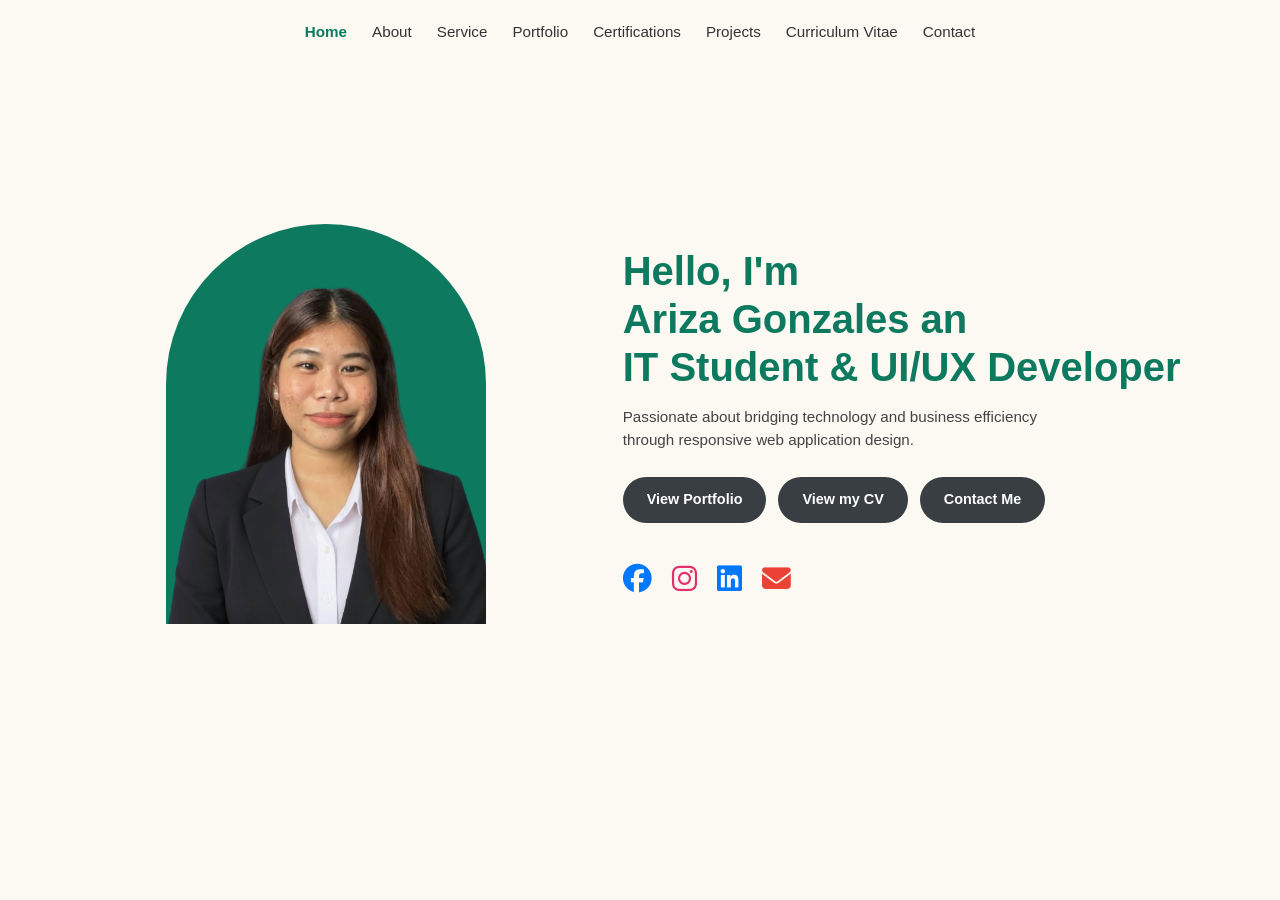
<file: index.html>
<!DOCTYPE html>
<html lang="en">
<head>
  <meta charset="UTF-8">
  <meta name="viewport" content="width=device-width, initial-scale=1.0">
  <title>Ariza Gonzales | IT Professional Portfolio</title>
  <link rel="stylesheet" href="home.css">
  <!-- FontAwesome for Social Icons -->
  <link rel="stylesheet" href="https://cdnjs.cloudflare.com/ajax/libs/font-awesome/6.4.0/css/all.min.css">
</head>
<body>

  <!-- Navigation Bar -->
  <header class="navbar">
    <!-- Mobile Hamburger Menu Button -->
    <button class="menu-toggle" id="menuToggle" aria-label="Toggle navigation">
      ☰
    </button>

    <nav>
      <ul class="nav-links" id="navLinks">
        <li><a href="index.html" class="active">Home</a></li>
        <li><a href="about-me.html">About</a></li>
        <li><a href="service.html">Service</a></li>
        <li><a href="portfolio.html">Portfolio</a></li>
        <li><a href="certifications.html">Certifications</a></li>
        <li><a href="web-dev.html">Projects</a></li>
        <li><a href="cv.html">Curriculum Vitae</a></li>
        <li><a href="contact.html">Contact</a></li>
      </ul>
    </nav>
  </header>

  <!-- Landing Section -->
  <main id="home" class="hero-section">
    <div class="hero-container">
      
      <!-- Left Side: Arch Image Frame -->
      <div class="hero-image-box">
        <div class="arch-frame">
          <img src="ariza_pic.png" alt="Ariza Gonzales Profile Photo">
        </div>
      </div>

      <!-- Right Side: Content & Action Buttons -->
      <div class="hero-content">
        <h1>Hello, I'm <br><span class="highlight-name">Ariza Gonzales an</span> <br><span class="highlight-title">IT Student & UI/UX Developer</span></h1>
        <p class="tagline">Passionate about bridging technology and business efficiency through responsive web application design.</p>

        <!-- Call To Action Buttons -->
        <div class="cta-buttons">
          <a href="portfolio.html" class="btn dark-pill-btn">View Portfolio</a>
          <a href="cv.html" class="btn dark-pill-btn">View my CV</a>
          <a href="contact.html" class="btn dark-pill-btn">Contact Me</a>
        </div>

        <!-- Social Icons -->
        <div class="social-icons">
          <a href="https://www.facebook.com/arzgonzales/" target="_blank" rel="noopener noreferrer" aria-label="Facebook"><i class="fa-brands fa-facebook"></i></a>
          <a href="https://www.instagram.com/arzgonzales?cplk=MWFscWVmYzcwM3dubQ==" target="_blank" rel="noopener noreferrer" aria-label="Instagram"><i class="fa-brands fa-instagram"></i></a>
          <a href="https://www.linkedin.com/in/ariza-gonzales-b6b8b9440?utm_source=share_via&utm_content=profile&utm_medium=member_android" target="_blank" rel="noopener noreferrer" aria-label="LinkedIn"><i class="fa-brands fa-linkedin"></i></a>
          <a href="https://mail.google.com/mail/?view=cm&fs=1&to=arizajimenez030305@gmail.com" target="_blank" rel="noopener noreferrer" aria-label="Email"><i class="fa-solid fa-envelope"></i></a>
        </div>
      </div>

    </div>
  </main>

  <script src="home.js"></script>
</body>
</html>
</file>
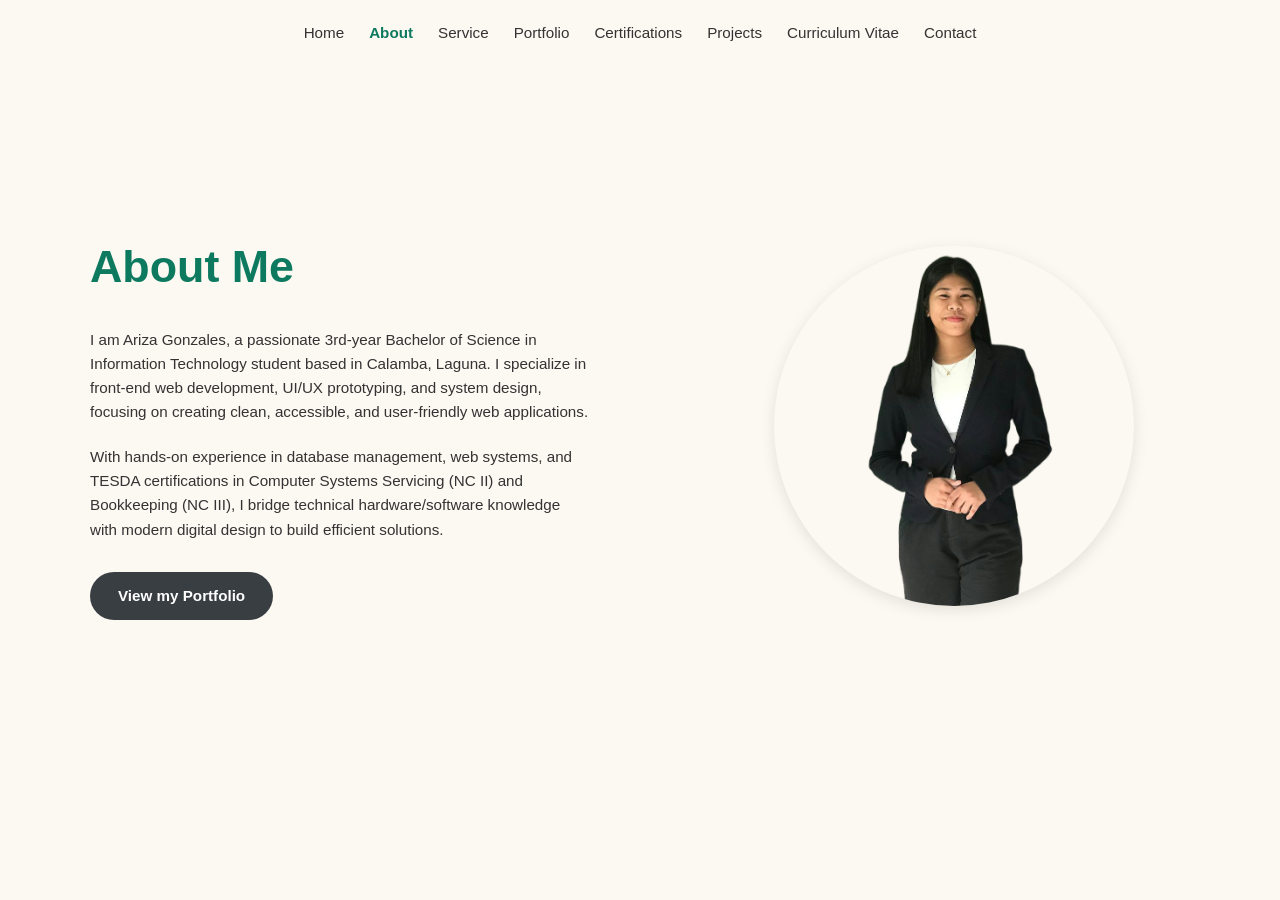
<file: about-me.html>
<!DOCTYPE html>
<html lang="en">
<head>
  <meta charset="UTF-8">
  <meta name="viewport" content="width=device-width, initial-scale=1.0">
  <title>About Me | Ariza Gonzales</title>
  <link rel="stylesheet" href="about-me.css">
</head>
<body>

  <!-- Navigation Bar -->
  <header class="navbar">
    <button class="menu-toggle" id="menuToggle" aria-label="Toggle navigation">
      ☰
    </button>

    <nav>
      <ul class="nav-links" id="navLinks">
        <li><a href="index.html">Home</a></li>
        <li><a href="about-me.html" class="active">About</a></li>
        <li><a href="service.html">Service</a></li>
        <li><a href="portfolio.html">Portfolio</a></li>
        <li><a href="certifications.html">Certifications</a></li>
        <li><a href="web-dev.html">Projects</a></li>
        <li><a href="cv.html">Curriculum Vitae</a></li>
        <li><a href="contact.html">Contact</a></li>
      </ul>
    </nav>
  </header>

  <!-- About Me Section -->
  <main class="about-section">
    <div class="about-container">
      
      <!-- Left Side: Text Details -->
      <div class="about-content">
        <h1 class="about-title">About Me</h1>
        
        <p class="bio-text">
          I am Ariza Gonzales, a passionate 3rd-year Bachelor of Science in Information Technology student based in Calamba, Laguna. I specialize in front-end web development, UI/UX prototyping, and system design, focusing on creating clean, accessible, and user-friendly web applications.
        </p>

        <p class="bio-text">
          With hands-on experience in database management, web systems, and TESDA certifications in Computer Systems Servicing (NC II) and Bookkeeping (NC III), I bridge technical hardware/software knowledge with modern digital design to build efficient solutions.
        </p>

        <!-- Download CV Button -->
        <div class="cta-box">
          <a href="portfolio.html" class="btn dark-pill-btn">View my Portfolio</a>
        </div>
      </div>

      <!-- Right Side: Circular Profile Image -->
      <div class="about-image-box">
        <div class="circle-frame">
          <img src="ariza_full.png" alt="Ariza Gonzales Photo">
        </div>
      </div>

    </div>
  </main>

  <script src="about-me.js"></script>
</body>
</html>
</file>
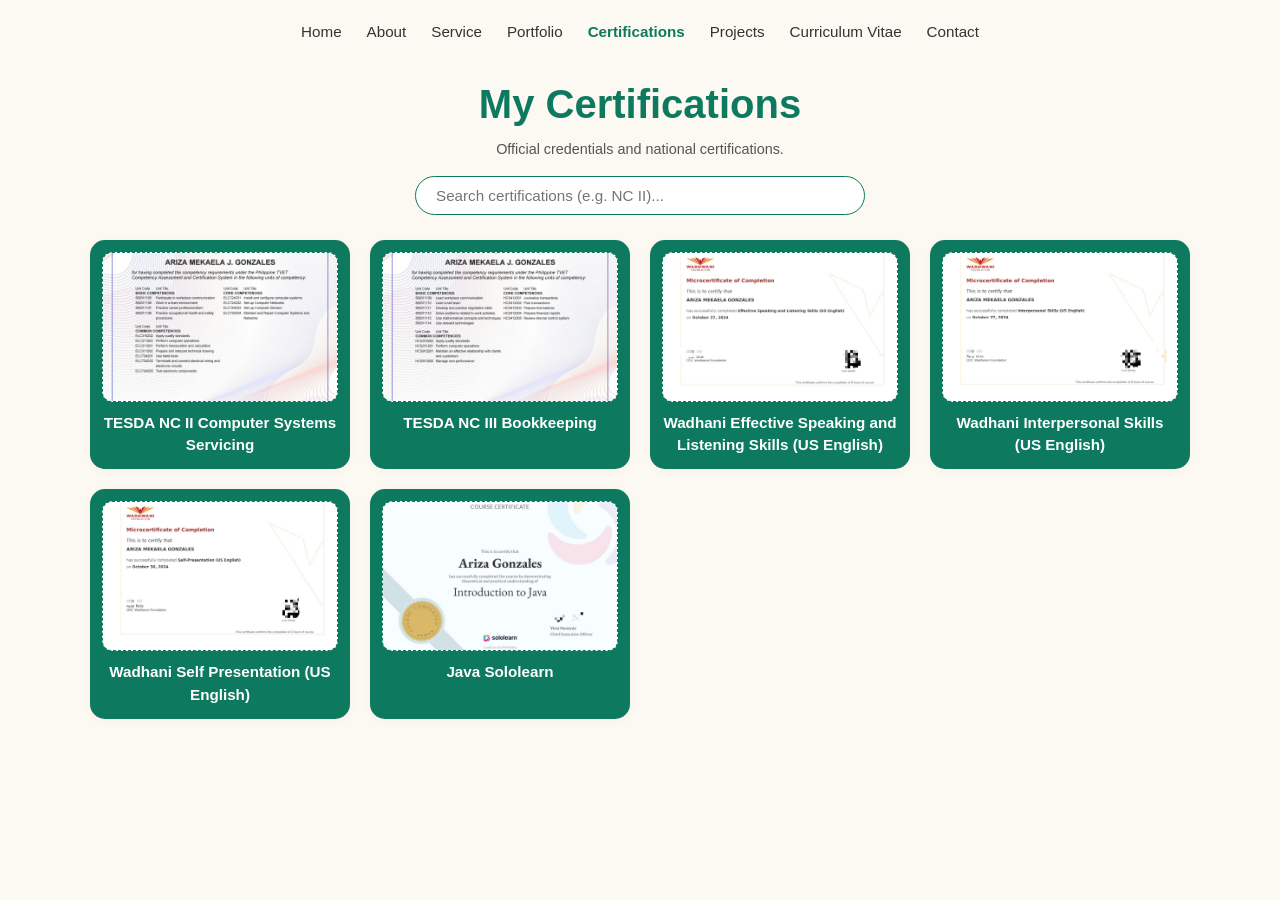
<file: certifications.html>
<!DOCTYPE html>
<html lang="en">
<head>
  <meta charset="UTF-8">
  <meta name="viewport" content="width=device-width, initial-scale=1.0">
  <title>Certifications | Ariza Gonzales</title>
  <link rel="stylesheet" href="certifications.css">
  <!-- FontAwesome for Icons -->
  <link rel="stylesheet" href="https://cdnjs.cloudflare.com/ajax/libs/font-awesome/6.4.0/css/all.min.css">
</head>
<body>

  <!-- Navigation Bar -->
  <header class="navbar">
    <button class="menu-toggle" id="menuToggle" aria-label="Toggle navigation">
      ☰
    </button>

    <nav>
      <ul class="nav-links" id="navLinks">
        <li><a href="index.html">Home</a></li>
        <li><a href="about-me.html">About</a></li>
        <li><a href="service.html">Service</a></li>
        <li><a href="portfolio.html">Portfolio</a></li>
        <li><a href="certifications.html" class="active">Certifications</a></li>
        <li><a href="web-dev.html">Projects</a></li>
        <li><a href="cv.html">Curriculum Vitae</a></li>
        <li><a href="contact.html">Contact</a></li>
      </ul>
    </nav>
  </header>

  <!-- Certifications Section -->
  <main class="certs-section">
    <div class="certs-container">
      
      <!-- Header Area with Search Bar (Elevated Position) -->
      <div class="certs-header">
        <h1>My Certifications</h1>
        <p class="subtitle">Official credentials and national certifications.</p>
        
        <!-- Live Search Bar -->
        <div class="search-box">
          <input type="text" id="certSearchInput" placeholder="Search certifications (e.g. NC II)..." aria-label="Search certifications">
        </div>
      </div>

      <!-- 8 Display Boxes Grid -->
      <div class="certs-grid" id="certsGrid">
        <!-- 8 Boxes dynamically rendered via JS -->
      </div>

    </div>
  </main>

  <script src="certifications.js"></script>
</body>
</html>
</file>
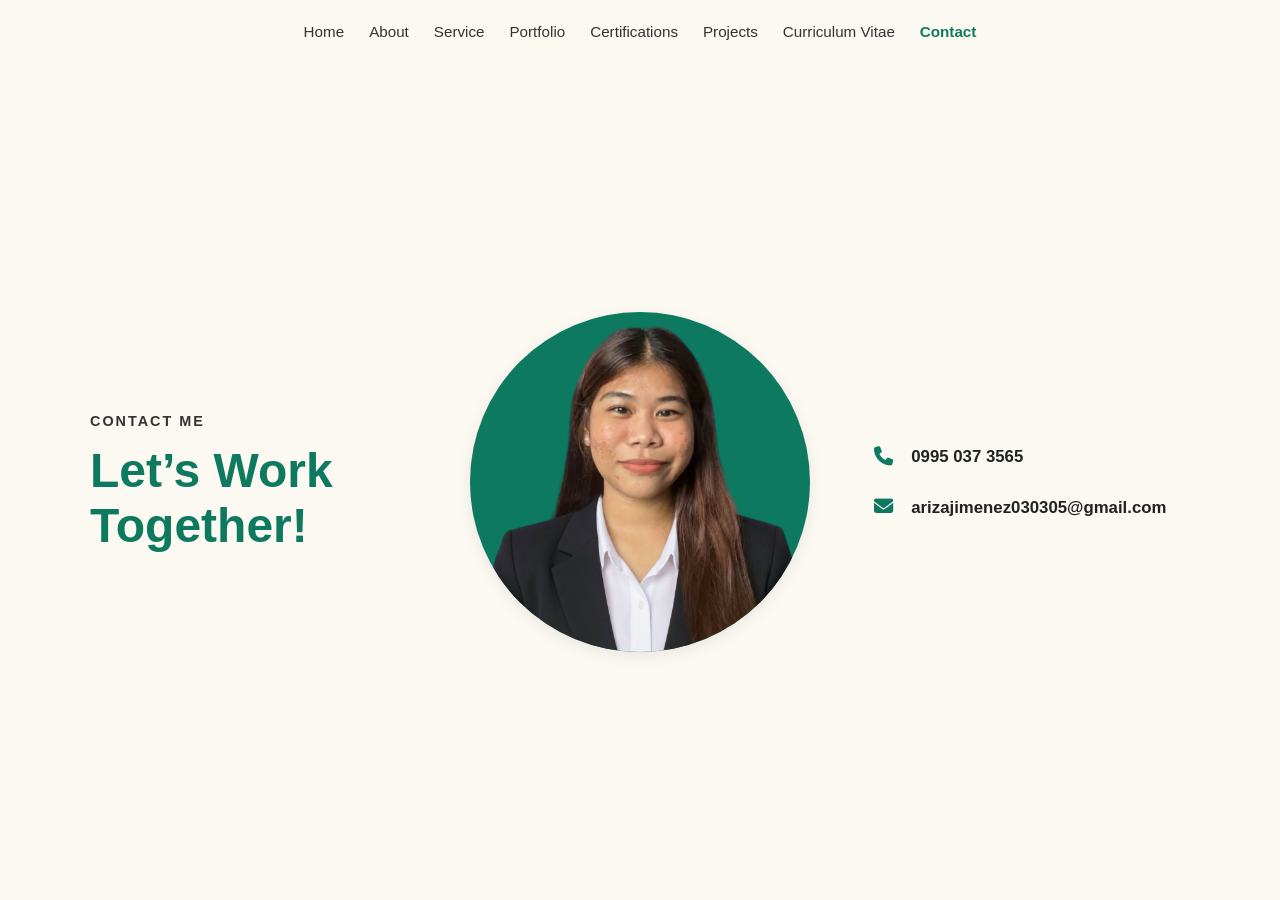
<file: contact.html>
<!DOCTYPE html>
<html lang="en">
<head>
  <meta charset="UTF-8">
  <meta name="viewport" content="width=device-width, initial-scale=1.0">
  <title>Contact | Ariza Gonzales</title>
  <link rel="stylesheet" href="contact.css">
  <!-- FontAwesome for Icons -->
  <link rel="stylesheet" href="https://cdnjs.cloudflare.com/ajax/libs/font-awesome/6.4.0/css/all.min.css">
</head>
<body>

  <!-- Navigation Bar -->
  <header class="navbar">
    <button class="menu-toggle" id="menuToggle" aria-label="Toggle navigation">
      ☰
    </button>

    <nav>
      <ul class="nav-links" id="navLinks">
        <li><a href="index.html">Home</a></li>
        <li><a href="about-me.html">About</a></li>
        <li><a href="service.html">Service</a></li>
        <li><a href="portfolio.html">Portfolio</a></li>
        <li><a href="certifications.html">Certifications</a></li>
        <li><a href="web-dev.html">Projects</a></li>
        <li><a href="cv.html">Curriculum Vitae</a></li>
        <li><a href="contact.html" class="active">Contact</a></li>
      </ul>
    </nav>
  </header>

  <!-- Contact Section Layout -->
  <main class="contact-section">
    <div class="contact-container">
      
      <!-- Left: Heading & Call to Action -->
      <div class="contact-left">
        <span class="contact-tag">CONTACT ME</span>
        <h1>Let’s Work<br>Together!</h1>
      </div>

      <!-- Center: Circular Profile Image with Green Background -->
      <div class="contact-center">
        <div class="profile-circle">
          <img src="ariza_pic.png" alt="Ariza Gonzales">
        </div>
      </div>

      <!-- Right: Contact Details & Icons -->
      <div class="contact-right">
        <div class="contact-item">
          <i class="fa-solid fa-phone contact-icon"></i>
          <span>0995 037 3565<span>
        </div>
        <div class="contact-item">
          <i class="fa-solid fa-envelope contact-icon"></i>
          <span>arizajimenez030305@gmail.com</span>
        </div>
      </div>

    </div>
  </main>

  <script src="contact.js"></script>
</body>
</html>
</file>
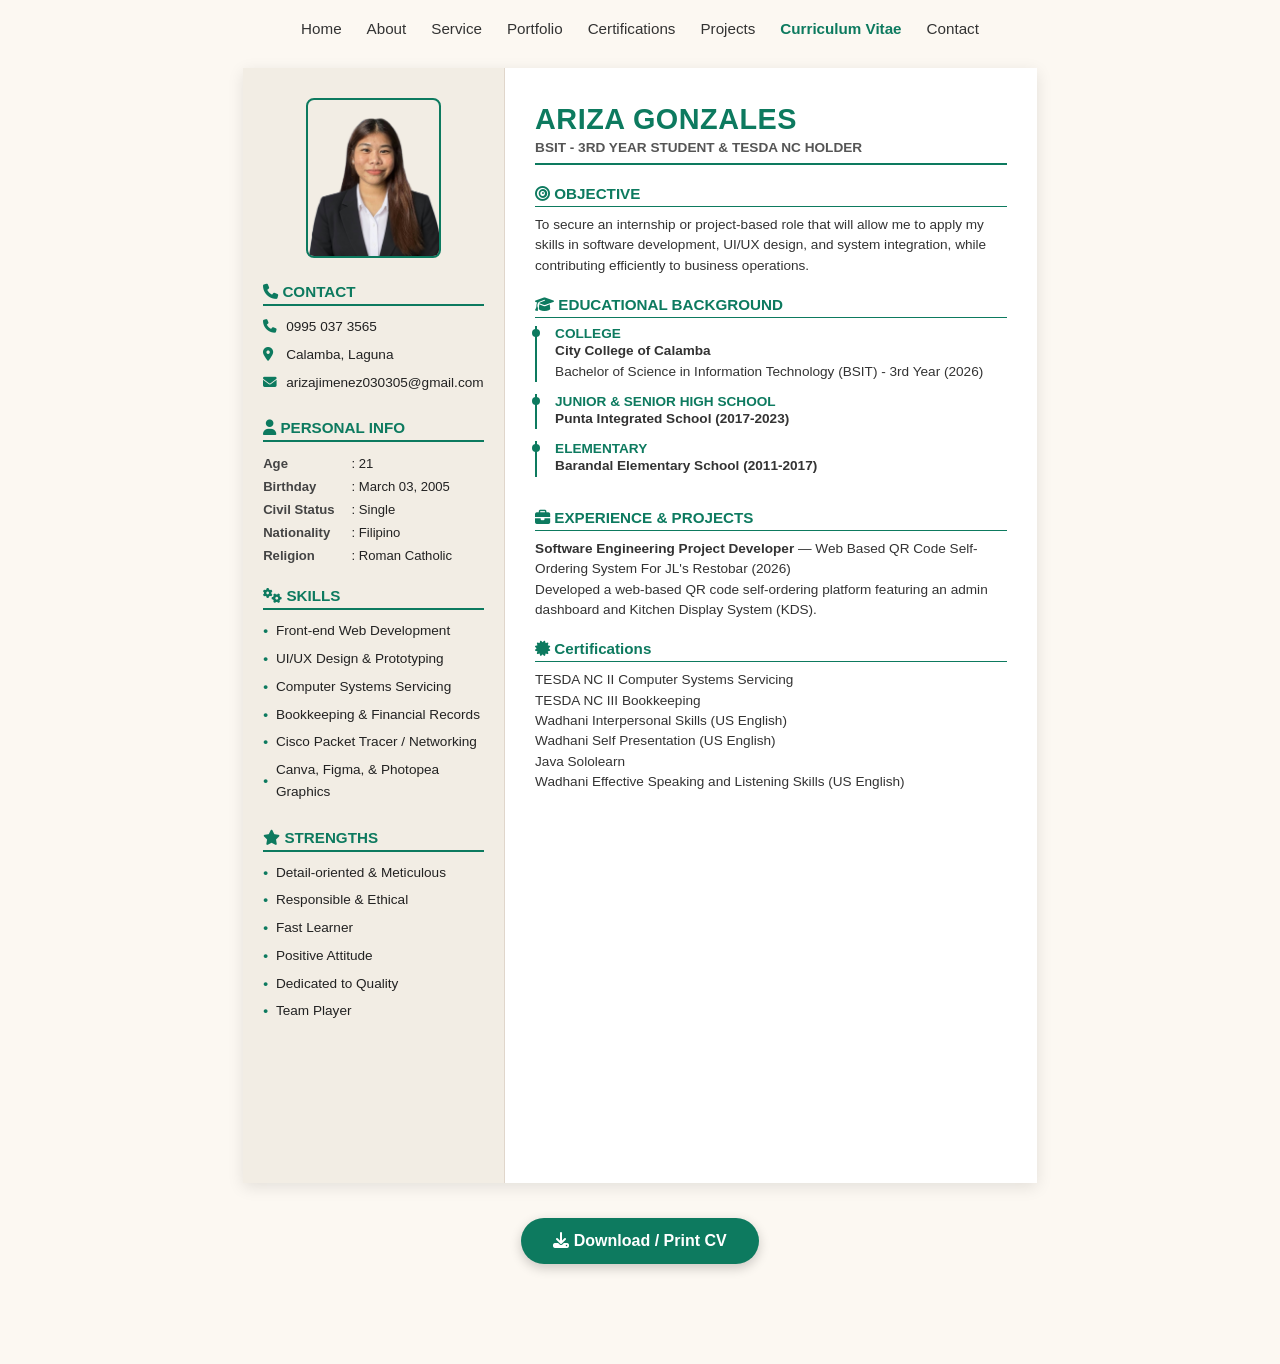
<file: cv.html>
<!DOCTYPE html>
<html lang="en">
<head>
  <meta charset="UTF-8">
  <meta name="viewport" content="width=device-width, initial-scale=1.0">
  <title>Curriculum Vitae | Ariza Gonzales</title>
  <link rel="stylesheet" href="cv.css">
  <!-- FontAwesome for Icons -->
  <link rel="stylesheet" href="https://cdnjs.cloudflare.com/ajax/libs/font-awesome/6.4.0/css/all.min.css">
</head>
<body>

  <!-- Navigation Bar -->
  <header class="navbar">
    <button class="menu-toggle" id="menuToggle" aria-label="Toggle navigation">☰</button>
    <nav>
      <ul class="nav-links" id="navLinks">
        <li><a href="index.html">Home</a></li>
        <li><a href="about-me.html">About</a></li>
        <li><a href="service.html">Service</a></li>
        <li><a href="portfolio.html">Portfolio</a></li>
        <li><a href="certifications.html">Certifications</a></li>
        <li><a href="web-dev.html">Projects</a></li>
        <li><a href="cv.html" class="active">Curriculum Vitae</a></li>
        <li><a href="contact.html">Contact</a></li>
      </ul>
    </nav>
  </header>

  <!-- CV Wrapper Layout -->
  <div class="cv-page">
    
    <!-- Left Sidebar -->
    <aside class="cv-sidebar">
      <div class="cv-photo-container">
        <img src="ariza_pic.png" alt="Ariza Gonzales" class="cv-photo">
      </div>

      <!-- Contact Section -->
      <section class="cv-section">
        <h3><i class="fa-solid fa-phone"></i> CONTACT</h3>
        <ul class="cv-list">
          <li><i class="fa-solid fa-phone"></i> 0995 037 3565</li>
          <li><i class="fa-solid fa-location-dot"></i> Calamba, Laguna</li>
          <li><i class="fa-solid fa-envelope"></i> arizajimenez030305@gmail.com</li>
        </ul>
      </section>

      <!-- Personal Information -->
      <section class="cv-section">
        <h3><i class="fa-solid fa-user"></i> PERSONAL INFO</h3>
        <table class="cv-info-table">
          <tr><td>Age</td><td>: 21</td></tr>
          <tr><td>Birthday</td><td>: March 03, 2005</td></tr>
          <tr><td>Civil Status</td><td>: Single</td></tr>
          <tr><td>Nationality</td><td>: Filipino</td></tr>
          <tr><td>Religion</td><td>: Roman Catholic</td></tr>
        </table>
      </section>

      <!-- Skills -->
      <section class="cv-section">
        <h3><i class="fa-solid fa-gears"></i> SKILLS</h3>
        <ul class="cv-bullet-list">
          <li>Front-end Web Development</li>
          <li>UI/UX Design & Prototyping</li>
          <li>Computer Systems Servicing</li>
          <li>Bookkeeping & Financial Records</li>
          <li>Cisco Packet Tracer / Networking</li>
          <li>Canva, Figma, & Photopea Graphics</li>
        </ul>
      </section>

      <!-- Strengths -->
      <section class="cv-section">
        <h3><i class="fa-solid fa-star"></i> STRENGTHS</h3>
        <ul class="cv-bullet-list">
          <li>Detail-oriented & Meticulous</li>
          <li>Responsible & Ethical</li>
          <li>Fast Learner</li>
          <li>Positive Attitude</li>
          <li>Dedicated to Quality</li>
          <li>Team Player</li>
        </ul>
      </section>
    </aside>

    <!-- Right Main Content -->
    <main class="cv-main">
      
      <!-- Header / Name -->
      <header class="cv-header">
        <h1>ARIZA GONZALES</h1>
        <h2>BSIT - 3RD YEAR STUDENT & TESDA NC HOLDER</h2>
        <div class="cv-header-line"></div>
      </header>

      <!-- Objective -->
      <section class="cv-main-section">
        <h3><i class="fa-solid fa-bullseye"></i> OBJECTIVE</h3>
        <p>To secure an internship or project-based role that will allow me to apply my skills in software development, UI/UX design, and system integration, while contributing efficiently to business operations.</p>
      </section>

      <!-- Educational Background -->
      <section class="cv-main-section">
        <h3><i class="fa-solid fa-graduation-cap"></i> EDUCATIONAL BACKGROUND</h3>
        
        <div class="cv-timeline-item">
          <div class="timeline-dot"></div>
          <div class="timeline-content">
            <h4>COLLEGE</h4>
            <p><strong>City College of Calamba</strong></p>
            <p>Bachelor of Science in Information Technology (BSIT) - 3rd Year (2026)</p>
          </div>
        </div>

        <div class="cv-timeline-item">
          <div class="timeline-dot"></div>
          <div class="timeline-content">
            <h4>JUNIOR & SENIOR HIGH SCHOOL</h4>
            <p><strong>Punta Integrated School (2017-2023)</strong></p>
          </div>
        </div>


        <div class="cv-timeline-item">
          <div class="timeline-dot"></div>
          <div class="timeline-content">
            <h4>ELEMENTARY</h4>
            <p><strong>Barandal Elementary School (2011-2017)</strong></p>
          </div>
        </div>
      </section>

      <!-- Experience / Projects -->
      <section class="cv-main-section">
        <h3><i class="fa-solid fa-briefcase"></i> EXPERIENCE & PROJECTS</h3>
        <p><strong>Software Engineering Project Developer</strong> — Web Based QR Code Self-Ordering System For JL's Restobar (2026)</p>
        <p>Developed a web-based QR code self-ordering platform featuring an admin dashboard and Kitchen Display System (KDS).</p>
      </section>

      <!-- Character References -->
      <section class="cv-main-section">
        <h3><i class="fa-solid fa-certificate"></i> Certifications</h3>
        <p>TESDA NC II Computer Systems Servicing</p>
        <p>TESDA NC III Bookkeeping</p>
        <p>Wadhani Interpersonal Skills (US English)</p>
        <p>Wadhani Self Presentation (US English)</p>
        <p>Java Sololearn</p>
        <p>Wadhani Effective Speaking and Listening Skills (US English)</p>
      </section>

    </main>

  </div>

  <!-- Download Button -->
  <div class="no-print download-container">
    <button id="downloadBtn" class="download-btn">
      <i class="fa-solid fa-download"></i> Download / Print CV
    </button>
  </div>

  <script src="cv.js"></script>
</body>
</html>
</file>
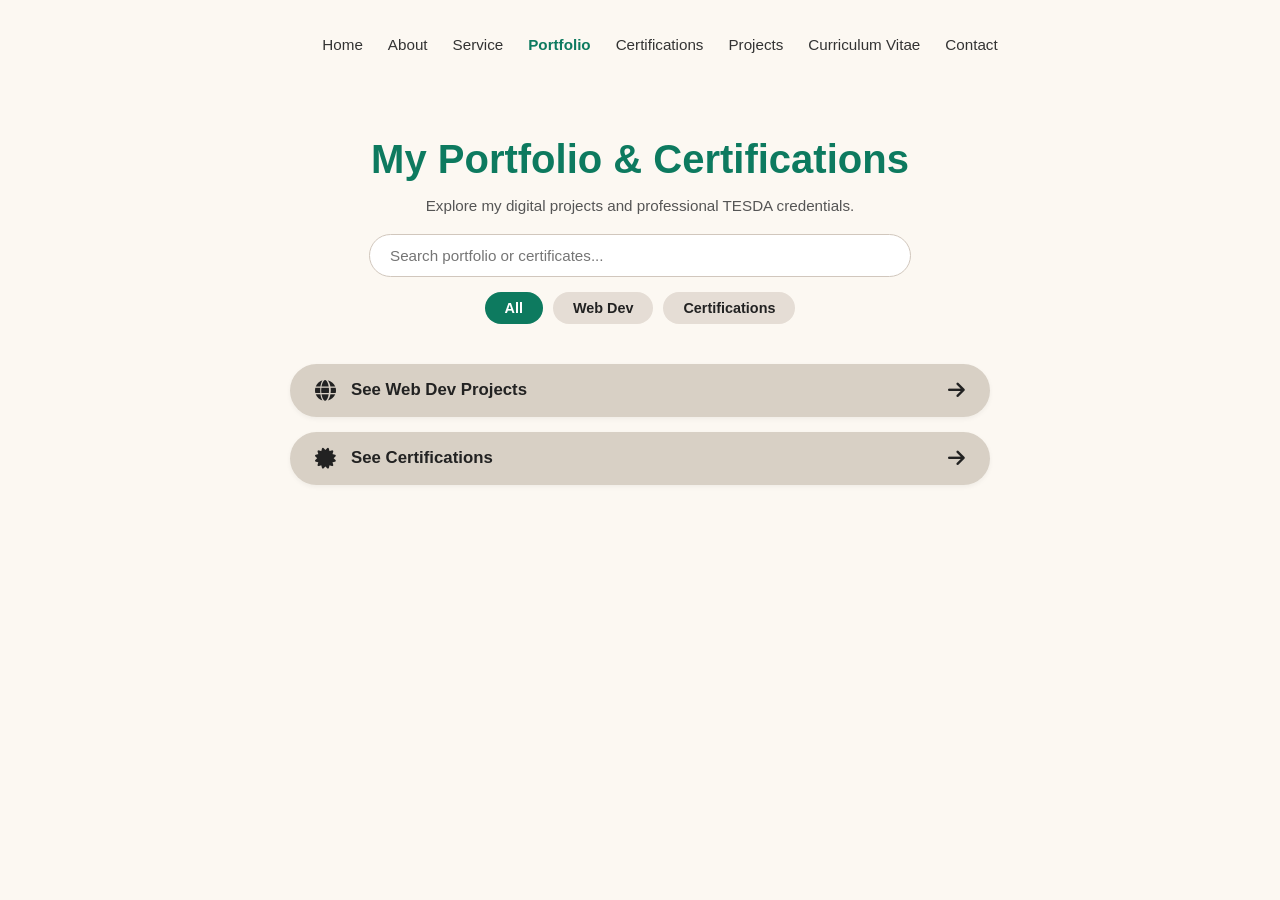
<file: portfolio.html>
<!DOCTYPE html>
<html lang="en">
<head>
  <meta charset="UTF-8">
  <meta name="viewport" content="width=device-width, initial-scale=1.0">
  <title>Portfolio & Projects | Ariza Gonzales</title>
  <link rel="stylesheet" href="portfolio.css">
  <!-- FontAwesome for Icons -->
  <link rel="stylesheet" href="https://cdnjs.cloudflare.com/ajax/libs/font-awesome/6.4.0/css/all.min.css">
</head>
<body>

  <!-- Navigation Bar -->
  <header class="navbar">
    <button class="menu-toggle" id="menuToggle" aria-label="Toggle navigation">
      ☰
    </button>

    <nav>
      <ul class="nav-links" id="navLinks">
        <li><a href="index.html">Home</a></li>
        <li><a href="about-me.html">About</a></li>
        <li><a href="service.html">Service</a></li>
        <li><a href="portfolio.html" class="active">Portfolio</a></li>
        <li><a href="certifications.html">Certifications</a></li>
        <li><a href="web-dev.html">Projects</a></li>
        <li><a href="cv.html">Curriculum Vitae</a></li>
        <li><a href="contact.html">Contact</a></li>
      </ul>
    </nav>
  </header>

  <!-- Portfolio Section -->
  <main class="portfolio-section">
    <div class="portfolio-container">
      
      <!-- Header & Search Bar Area -->
      <div class="portfolio-header">
        <h1>My Portfolio & Certifications</h1>
        <p class="subtitle">Explore my digital projects and professional TESDA credentials.</p>
        
        <div class="filter-controls">
  <input 
    type="text" 
    id="searchInput" 
    placeholder="Search portfolio or certificates..." 
    aria-label="Search portfolio"
  >
  <div class="category-buttons" id="categoryButtons">
    <button class="filter-btn active" data-category="All">All</button>
    <button class="filter-btn" data-category="Web Development">Web Dev</button>
    <button class="filter-btn" data-category="Certifications">Certifications</button>
  </div>
</div>

      <!-- Project Cards Grid (Rendered dynamically via JavaScript) -->
      <div class="projects-grid" id="projectsGrid">
        <!-- Project cards will be injected here -->
      </div>

      <!-- Dynamic Banner Buttons Container -->
      <div class="banner-links-container" id="bannerLinksContainer">
      </div>

    </div>
  </main>

  <script src="portfolio.js"></script>
</body>
</html>
</file>
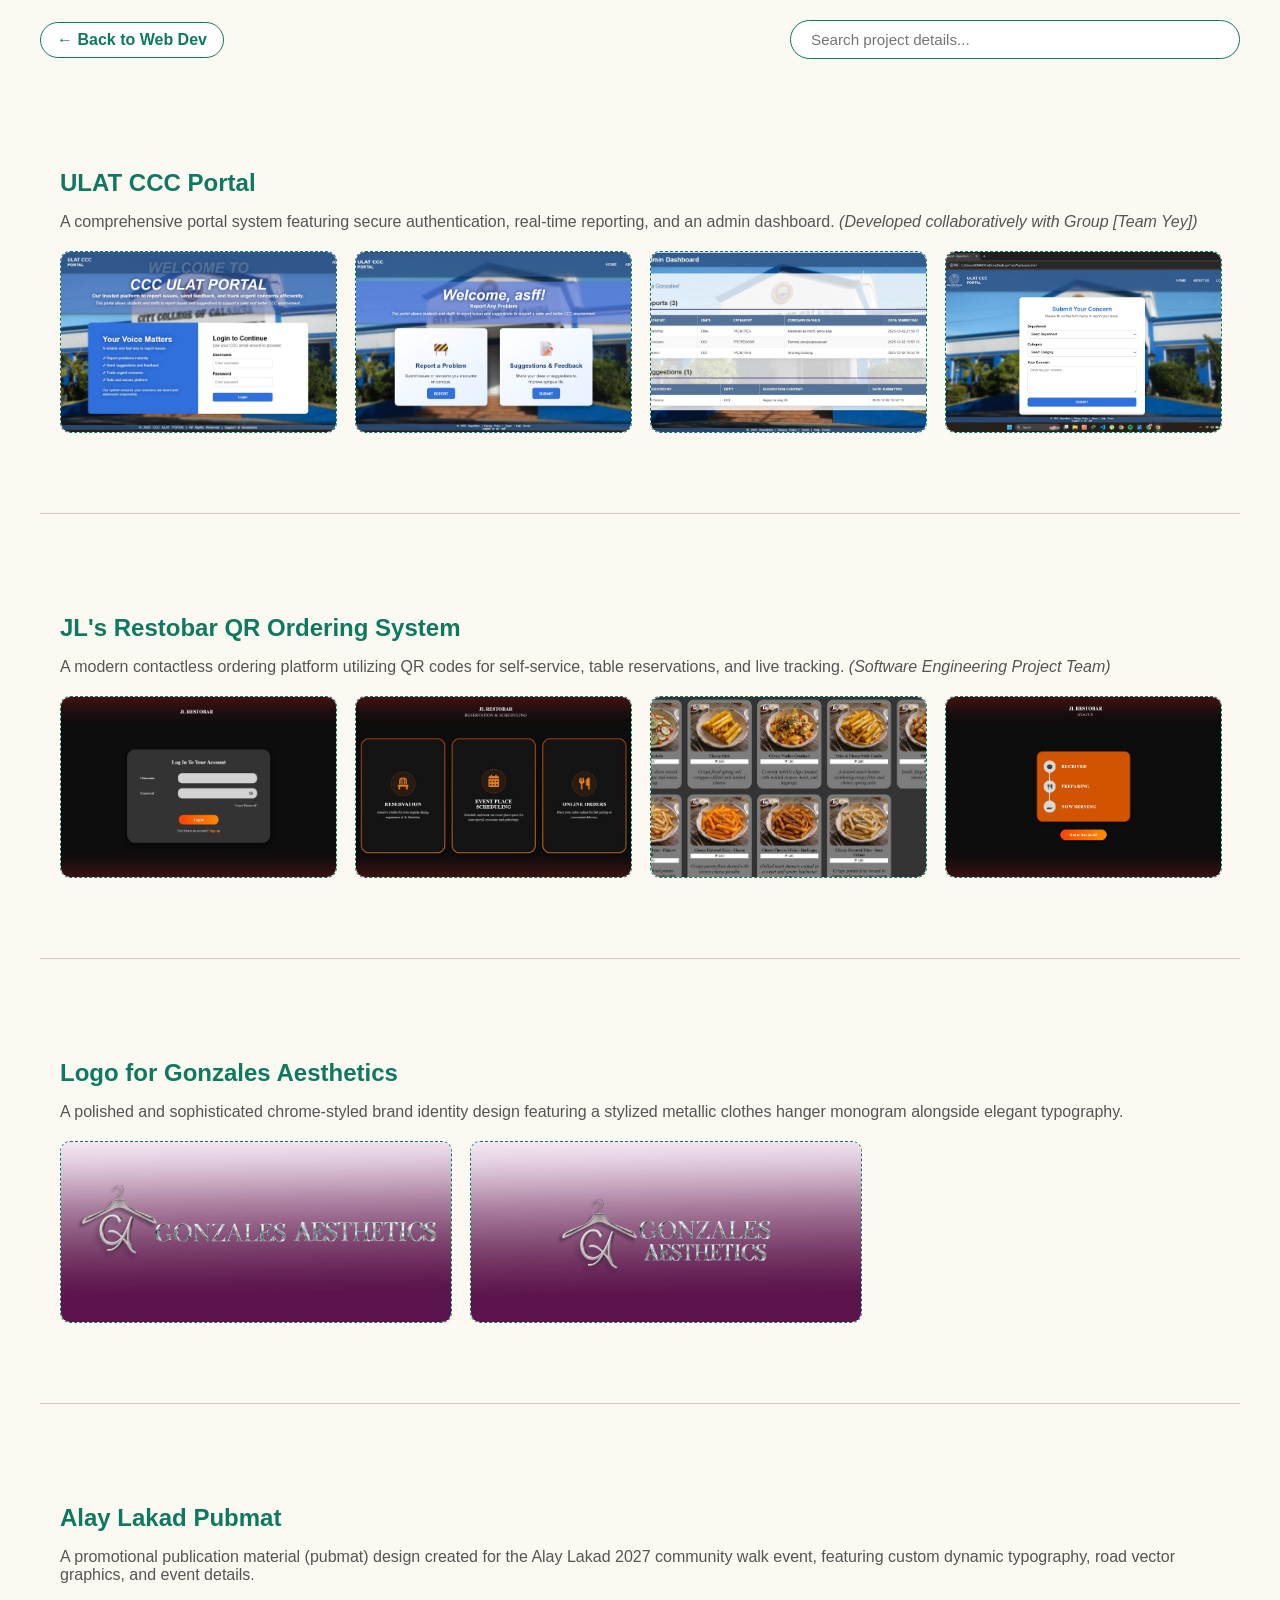
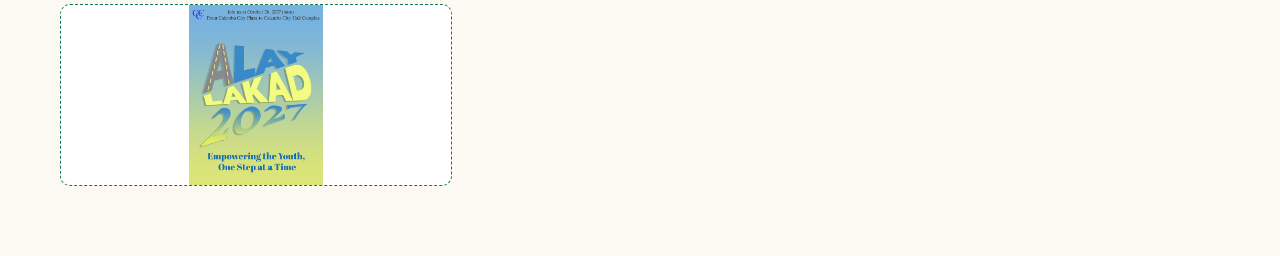
<file: proj-details.html>
<!DOCTYPE html>
<html lang="en">
<head>
  <meta charset="UTF-8">
  <meta name="viewport" content="width=device-width, initial-scale=1.0">
  <title>Project Details & Screenshots | Ariza Gonzales</title>
  <link rel="stylesheet" href="proj-details.css">
</head>
<body>

  <header class="navbar">
    <nav class="nav-container">
      <a href="web-dev.html" class="back-btn">← Back to Web Dev</a>
      
      <!-- Search Bar Control -->
      <div class="search-controls">
        <input type="text" id="detailsSearchInput" placeholder="Search project details..." aria-label="Search projects">
      </div>
    </nav>
  </header>

  <main class="details-container">
    
    <!-- 1. ULAT CCC Portal (4 Boxes) -->
    <section id="ulat-section" class="project-block">
      <h2>ULAT CCC Portal</h2>
      <p>A comprehensive portal system featuring secure authentication, real-time reporting, and an admin dashboard. <em>(Developed collaboratively with Group [Team Yey])</em></p>
      <div class="screenshots-grid-4">
        <img src="ulat-login.gif" alt="Screenshot 1">
        <img src="report.gif" alt="Screenshot 2">
        <img src="admin.webp" alt="Screenshot 3">
        <img src="concern.webp" alt="Screenshot 4">
      </div>
    </section>

    <hr class="divider" id="divider-1">

    <!-- 2. JL's Restobar (4 Boxes) -->
    <section id="jls-section" class="project-block">
      <h2>JL's Restobar QR Ordering System</h2>
      <p>A modern contactless ordering platform utilizing QR codes for self-service, table reservations, and live tracking. <em>(Software Engineering Project Team)</em></p>
      <div class="screenshots-grid-4">
        <img src="JL-login.jfif" alt="Screenshot 1">
        <img src="JL-online.jfif" alt="Screenshot 2">
        <img src="JL-menu.jfif" alt="Screenshot 3">
        <img src="JL-track.jfif" alt="Screenshot 4">
      </div>
    </section>

    <hr class="divider" id="divider-2">

    <!-- 3. Logo for Gonzales Aesthetics (2 Boxes) -->
    <section id="portfolio-section" class="project-block">
      <h2>Logo for Gonzales Aesthetics</h2>
      <p>A polished and sophisticated chrome-styled brand identity design featuring a stylized metallic clothes hanger monogram alongside elegant typography.</p>
      <div class="screenshots-grid-2">
        <img src="logo-horizontal.png" alt="Screenshot 1">
        <img src="logo-stacked.png" alt="Screenshot 2">
      </div>      
    </section>

    <hr class="divider" id="divider-3">

    <!-- 4. Alay Lakad Pubmat (Box Layout) -->
    <section id="alay-lakad-section" class="project-block">
      <h2>Alay Lakad Pubmat</h2>
      <p>A promotional publication material (pubmat) design created for the Alay Lakad 2027 community walk event, featuring custom dynamic typography, road vector graphics, and event details.</p>
      <div class="screenshots-grid-2">
        <img src="alay-lakad.png" alt="Alay Lakad Pubmat" style="object-fit: contain; width: 100%;">
      </div>
    </section>

    <!-- No Results Message -->
    <div id="noResults" class="no-results" style="display: none;">
      No project details found matching your search.
    </div>

  </main>

  <script src="proj-details.js"></script>
</body>
</html>
</file>
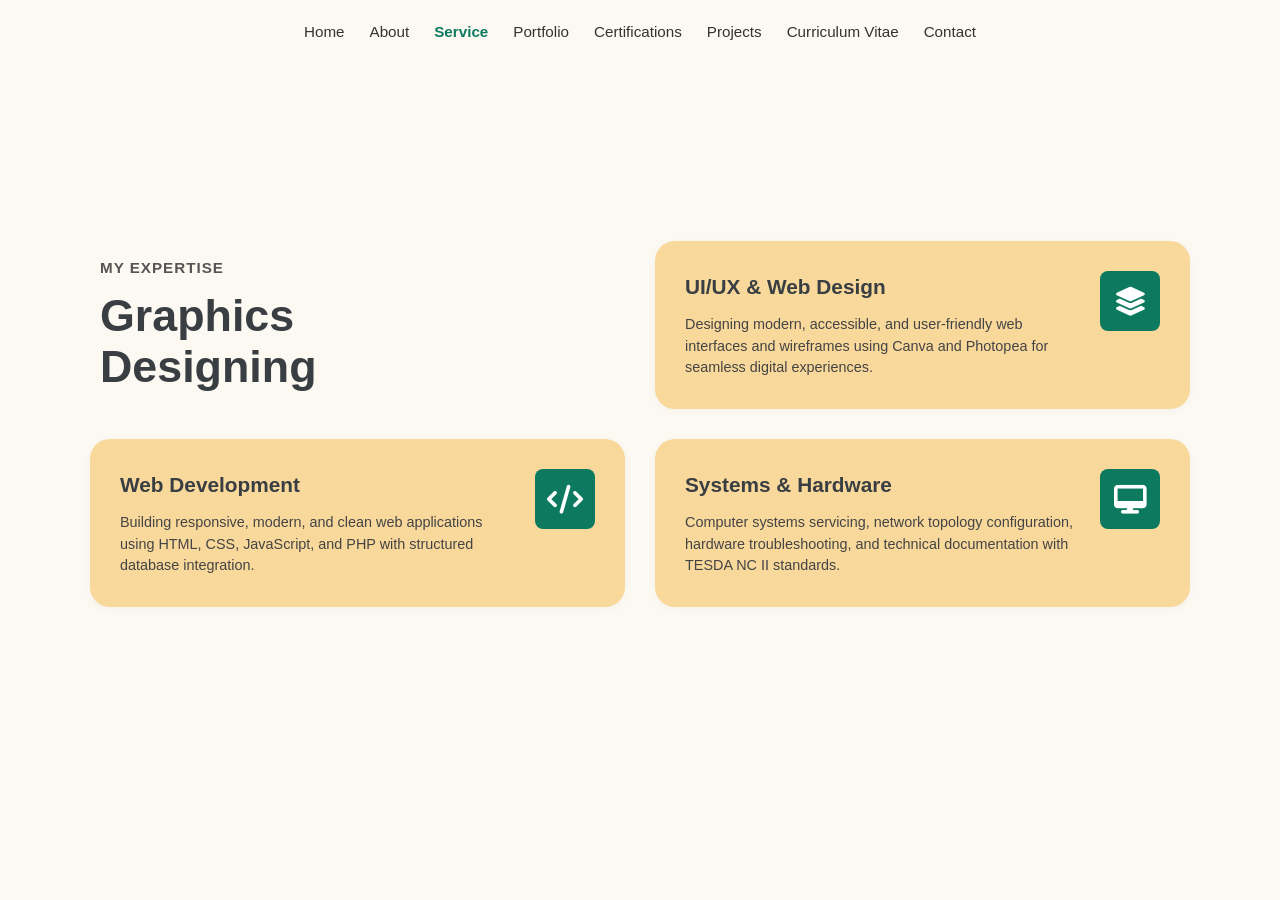
<file: service.html>
<!DOCTYPE html>
<html lang="en">
<head>
  <meta charset="UTF-8">
  <meta name="viewport" content="width=device-width, initial-scale=1.0">
  <title>Services & Expertise | Ariza Gonzales</title>
  <link rel="stylesheet" href="service.css">
  <!-- FontAwesome for Icons -->
  <link rel="stylesheet" href="https://cdnjs.cloudflare.com/ajax/libs/font-awesome/6.4.0/css/all.min.css">
</head>
<body>

  <!-- Navigation Bar -->
  <header class="navbar">
    <button class="menu-toggle" id="menuToggle" aria-label="Toggle navigation">
      ☰
    </button>

    <nav>
      <ul class="nav-links" id="navLinks">
        <li><a href="index.html">Home</a></li>
        <li><a href="about-me.html">About</a></li>
        <li><a href="service.html" class="active">Service</a></li>
        <li><a href="portfolio.html">Portfolio</a></li>
        <li><a href="certifications.html">Certifications</a></li>
        <li><a href="web-dev.html">Projects</a></li>
        <li><a href="cv.html">Curriculum Vitae</a></li>
        <li><a href="contact.html">Contact</a></li>
      </ul>
    </nav>
  </header>

  <!-- Service / Skills Section -->
  <main class="service-section">
    <div class="service-container">
      
      <!-- Top Left: Heading Area -->
      <div class="service-header">
        <p class="sub-heading">MY EXPERTISE</p>
        <h1 class="main-heading">Graphics <br>Designing</h1>
      </div>

      <!-- Top Right: Service Card 1 -->
      <div class="service-card">
        <div class="card-content">
          <h2>UI/UX & Web Design</h2>
          <p>Designing modern, accessible, and user-friendly web interfaces and wireframes using Canva and Photopea for seamless digital experiences.</p>
        </div>
        <div class="icon-box">
          <i class="fa-solid fa-layer-group"></i>
        </div>
      </div>

      <!-- Bottom Left: Service Card 2 -->
      <div class="service-card">
        <div class="card-content">
          <h2>Web Development</h2>
          <p>Building responsive, modern, and clean web applications using HTML, CSS, JavaScript, and PHP with structured database integration.</p>
        </div>
        <div class="icon-box">
          <i class="fa-solid fa-code"></i>
        </div>
      </div>

      <!-- Bottom Right: Service Card 3 -->
      <div class="service-card">
        <div class="card-content">
          <h2>Systems & Hardware</h2>
          <p>Computer systems servicing, network topology configuration, hardware troubleshooting, and technical documentation with TESDA NC II standards.</p>
        </div>
        <div class="icon-box">
          <i class="fa-solid fa-desktop"></i>
        </div>
      </div>

    </div>
  </main>

  <script src="service.js"></script>
</body>
</html>
</file>
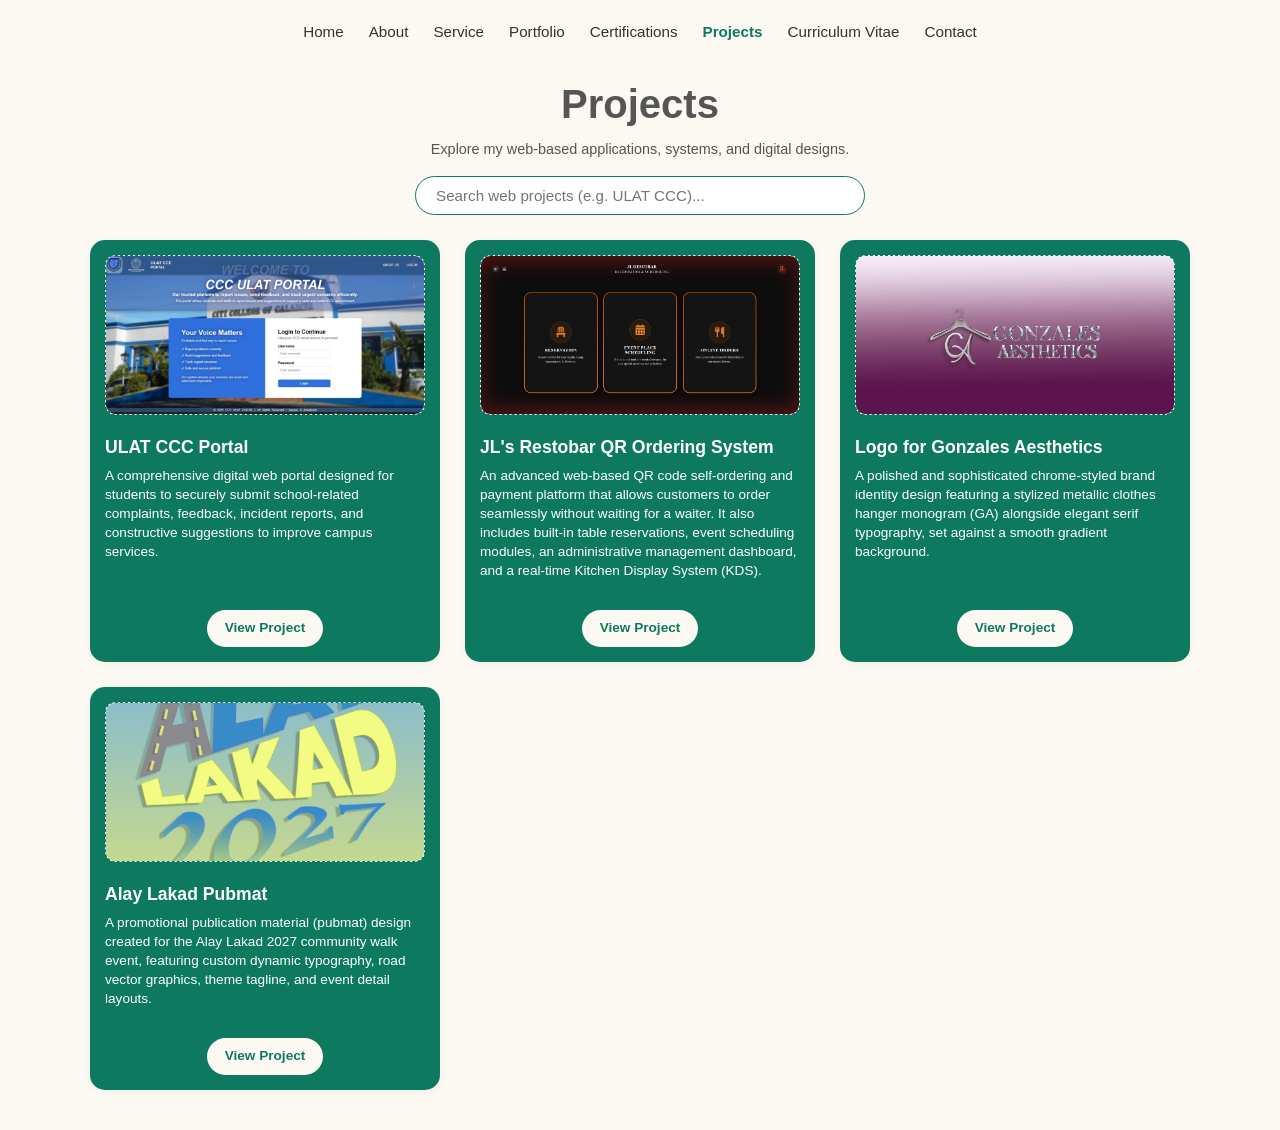
<file: web-dev.html>
<!DOCTYPE html>
<html lang="en">
<head>
  <meta charset="UTF-8">
  <meta name="viewport" content="width=device-width, initial-scale=1.0">
  <title>Projects | Ariza Gonzales</title>
  <link rel="stylesheet" href="web-dev.css">
  <!-- FontAwesome for Icons -->
  <link rel="stylesheet" href="https://cdnjs.cloudflare.com/ajax/libs/font-awesome/6.4.0/css/all.min.css">
</head>
<body>

  <!-- Navigation Bar -->
  <header class="navbar">
    <button class="menu-toggle" id="menuToggle" aria-label="Toggle navigation">
      ☰
    </button>

    <nav>
      <ul class="nav-links" id="navLinks">
        <li><a href="index.html">Home</a></li>
        <li><a href="about-me.html">About</a></li>
        <li><a href="service.html">Service</a></li>
        <li><a href="portfolio.html">Portfolio</a></li>
        <li><a href="certifications.html">Certifications</a></li>
        <li><a href="web-dev.html" class="active">Projects</a></li>
        <li><a href="cv.html">Curriculum Vitae</a></li>
        <li><a href="contact.html">Contact</a></li>
      </ul>
    </nav>
  </header>

  <!-- Web Development Section -->
  <main class="webdev-section">
    <div class="webdev-container">
      
      <!-- Header Area with Search Bar -->
      <div class="webdev-header">
        <h1>Projects</h1>
        <p class="subtitle">Explore my web-based applications, systems, and digital designs.</p>
        
        <!-- Live Search Bar -->
        <div class="search-box">
          <input type="text" id="webSearchInput" placeholder="Search web projects (e.g. ULAT CCC)..." aria-label="Search web projects">
        </div>
      </div>

      <!-- Projects Grid (Rendered via JavaScript) -->
      <div class="webdev-grid" id="webDevGrid">
        <!-- Project Cards dynamically injected here -->
      </div>

    </div>
  </main>

  <script src="web-dev.js"></script>
</body>
</html>
</file>
<file: home.css>
/* Basic Global Styles */
* {
  box-sizing: border-box;
  margin: 0;
  padding: 0;
  font-family: Arial, sans-serif;
}

body {
  background-color: #fcf8f2; /* Cream Background */
  color: #222222;
  line-height: 1.5;
}

/* Navbar Layout */
.navbar {
  display: flex;
  justify-content: center;
  align-items: center;
  padding: 20px 20px;
}

.nav-links {
  display: flex;
  list-style: none;
  gap: 25px;
}

.nav-links a {
  text-decoration: none;
  color: #333333;
  font-size: 0.95rem;
}

.nav-links a.active, .nav-links a:hover {
  color: #0d7a5f;
  font-weight: bold;
}

.menu-toggle {
  display: none;
  background: none;
  border: none;
  font-size: 1.5rem;
  cursor: pointer;
}

/* Hero Section Layout */
.hero-section {
  display: flex;
  justify-content: center;
  align-items: center;
  padding: 40px 5%;
  min-height: 80vh;
}

.hero-container {
  display: flex;
  align-items: center;
  justify-content: space-between;
  max-width: 1100px;
  width: 100%;
  gap: 60px;
}

/* Arch Photo Frame */
.hero-image-box {
  flex: 1;
  display: flex;
  justify-content: center;
}

.arch-frame {
  width: 320px;
  height: 400px;
  background-color: #0d7a5f; /* Green Background */
  border-top-left-radius: 180px;
  border-top-right-radius: 180px;
  overflow: hidden;
  display: flex;
  align-items: flex-end;
  justify-content: center;
}

.arch-frame img {
  width: 100%;
  height: 95%;
  object-fit: cover;
}

/* Hero Text Content */
.hero-content {
  flex: 1.2;
}

.hero-content h1 {
  font-size: 2.5rem;
  color: #0d7a5f; /* Green Text */
  line-height: 1.2;
  font-weight: bold;
  margin-bottom: 15px;
}

.tagline {
  font-size: 0.95rem;
  color: #444444;
  margin-bottom: 25px;
  max-width: 450px;
}

/* Dark Pill Buttons */
.cta-buttons {
  display: flex;
  gap: 12px;
  flex-wrap: wrap;
  margin-bottom: 35px;
}

.dark-pill-btn {
  background-color: #383e42; /* Dark Gray Pill */
  color: #ffffff;
  padding: 12px 24px;
  text-decoration: none;
  border-radius: 30px;
  font-size: 0.9rem;
  font-weight: bold;
  transition: background 0.2s;
}

.dark-pill-btn:hover {
  background-color: #212529;
}

/* Social Media Icons */
.social-icons {
  display: flex;
  gap: 20px;
}

.social-icons a {
  font-size: 1.8rem;
  color: #0077ff; /* Default blue for FB/LinkedIn */
  text-decoration: none;
}

.social-icons a:nth-child(2) {
  color: #e1306c; /* Instagram Pink */
}

.social-icons a:nth-child(4) {
  color: #ea4335; /* Email Red/Orange */
}

/* Responsive Design for Tablets and Mobile Screens */
@media (max-width: 768px) {
  .menu-toggle {
    display: block;
    position: absolute;
    left: 20px;
    top: 20px;
  }

  .navbar {
    justify-content: flex-end;
  }

  .nav-links {
    display: none;
    flex-direction: column;
    position: absolute;
    top: 60px;
    left: 0;
    right: 0;
    background-color: #fcf8f2;
    border-bottom: 1px solid #ddd;
    padding: 20px;
    text-align: center;
    box-shadow: 0 4px 6px rgba(0,0,0,0.05);
  }

  .nav-links.show {
    display: flex;
  }

  .hero-container {
    flex-direction: column;
    text-align: center;
    gap: 30px;
  }

  .hero-content {
    display: flex;
    flex-direction: column;
    align-items: center;
  }

  .arch-frame {
    width: 260px;
    height: 330px;
  }

  .cta-buttons {
    justify-content: center;
  }

  .social-icons {
    justify-content: center;
  }
}
</file>
<file: about-me.css>
/* Basic Reset & Global Styles */
* {
  box-sizing: border-box;
  margin: 0;
  padding: 0;
  font-family: Arial, sans-serif;
}

/* Plain Cream Background (kapareho ng Home page) */
body {
  background-color: #fcf8f2; 
  color: #222222;
  line-height: 1.6;
}

/* Navbar Layout */
.navbar {
  display: flex;
  justify-content: center;
  align-items: center;
  padding: 20px 20px;
}

.nav-links {
  display: flex;
  list-style: none;
  gap: 25px;
}

.nav-links a {
  text-decoration: none;
  color: #333333;
  font-size: 0.95rem;
}

.nav-links a.active, .nav-links a:hover {
  color: #0d7a5f;
  font-weight: bold;
}

.menu-toggle {
  display: none;
  background: none;
  border: none;
  font-size: 1.5rem;
  cursor: pointer;
}

/* About Section Layout */
.about-section {
  display: flex;
  justify-content: center;
  align-items: center;
  padding: 50px 5%;
  min-height: 80vh;
}

.about-container {
  display: flex;
  align-items: center;
  justify-content: space-between;
  max-width: 1100px;
  width: 100%;
  gap: 60px;
}

/* Left Content Styles */
.about-content {
  flex: 1.2;
}

.about-title {
  font-size: 2.8rem;
  color: #0d7a5f; /* Green Heading */
  font-weight: bold;
  margin-bottom: 25px;
}

.bio-text {
  font-size: 0.95rem;
  color: #333333;
  margin-bottom: 20px;
  max-width: 500px;
}

/* Dark Pill Button */
.cta-box {
  margin-top: 30px;
}

.dark-pill-btn {
  display: inline-block;
  background-color: #383e42; /* Dark Gray Pill */
  color: #ffffff;
  padding: 12px 28px;
  text-decoration: none;
  border-radius: 30px;
  font-size: 0.95rem;
  font-weight: bold;
  transition: background 0.2s;
}

.dark-pill-btn:hover {
  background-color: #212529;
}

/* Right Side: Circular Photo Frame */
.about-image-box {
  flex: 1;
  display: flex;
  justify-content: center;
}

.circle-frame {
  width: 360px;
  height: 360px;
  border-radius: 50%;
  overflow: hidden;
  box-shadow: 0 4px 15px rgba(0,0,0,0.1);
}

.circle-frame img {
  width: 100%;
  height: 100%;
  object-fit: cover;
}

/* Responsive Styles for Mobile & Tablets */
@media (max-width: 768px) {
  .menu-toggle {
    display: block;
    position: absolute;
    left: 20px;
    top: 20px;
  }

  .navbar {
    justify-content: flex-end;
  }

  .nav-links {
    display: none;
    flex-direction: column;
    position: absolute;
    top: 60px;
    left: 0;
    right: 0;
    background-color: #fcf8f2;
    border-bottom: 1px solid #ddd;
    padding: 20px;
    text-align: center;
  }

  .nav-links.show {
    display: flex;
  }

  .about-container {
    flex-direction: column-reverse;
    text-align: center;
    gap: 35px;
  }

  .about-content {
    display: flex;
    flex-direction: column;
    align-items: center;
  }

  .circle-frame {
    width: 260px;
    height: 260px;
  }
}
</file>
<file: certifications.css>
/* Basic Reset & Global Styles */
* {
  box-sizing: border-box;
  margin: 0;
  padding: 0;
  font-family: Arial, sans-serif;
}

/* Consistent Cream Background */
body {
  background-color: #fcf8f2;
  color: #222222;
  line-height: 1.5;
}

/* Navbar Layout */
.navbar {
  display: flex;
  justify-content: center;
  align-items: center;
  padding: 20px 20px;
}

.nav-links {
  display: flex;
  list-style: none;
  gap: 25px;
}

.nav-links a {
  text-decoration: none;
  color: #333333;
  font-size: 0.95rem;
}

.nav-links a.active, .nav-links a:hover {
  color: #0d7a5f;
  font-weight: bold;
}

.menu-toggle {
  display: none;
  background: none;
  border: none;
  font-size: 1.5rem;
  cursor: pointer;
}

/* Certifications Layout */
.certs-section {
  display: flex;
  justify-content: center;
  padding: 10px 5% 40px 5%; /* Reduced top padding to move content up */
}

.certs-container {
  max-width: 1100px;
  width: 100%;
}

/* Header Area (Compact and Elevated) */
.certs-header {
  text-align: center;
  margin-bottom: 25px; /* Compact margin */
}

.certs-header h1 {
  font-size: 2.5rem;
  color: #0d7a5f;
  font-weight: bold;
  margin-bottom: 5px;
}

.subtitle {
  color: #555555;
  font-size: 0.9rem;
  margin-bottom: 15px;
}

/* Elevated Search Bar */
.search-box {
  display: flex;
  justify-content: center;
}

#certSearchInput {
  width: 100%;
  max-width: 450px;
  padding: 10px 20px;
  border: 1px solid #0d7a5f;
  border-radius: 25px;
  font-size: 0.95rem;
  outline: none;
  background-color: #ffffff;
}

#certSearchInput:focus {
  box-shadow: 0 0 5px rgba(13, 122, 95, 0.4);
}

/* 8 Display Boxes Grid (4 columns on desktop, 2 on tablet, 1 on mobile) */
.certs-grid {
  display: grid;
  grid-template-columns: repeat(4, 1fr);
  gap: 20px;
}

/* Individual Certificate Card Box */
.cert-card {
  background-color: #0d7a5f; /* Soft Card Background */
  border-radius: 15px;
  padding: 12px;
  display: flex;
  flex-direction: column;
  align-items: center;
  text-align: center;
  box-shadow: 0 2px 8px rgba(0, 0, 0, 0.04);
}

/* Image Frame Box */
.cert-img {
  width: 100%;
  height: 150px;
  object-fit: cover;
  border-radius: 10px;
  background-color: #ffffff;
  margin-bottom: 10px;
  border: 1px dashed #0d7a5f;
}

/* Title Under the Image */
.cert-title {
  font-size: 0.95rem;
  color: #ffffff;
  font-weight: bold;
}

/* Responsive Grid Adjustments */
@media (max-width: 992px) {
  .certs-grid {
    grid-template-columns: repeat(2, 1fr);
  }
}

@media (max-width: 576px) {
  .certs-grid {
    grid-template-columns: 1fr;
  }

  .menu-toggle {
    display: block;
    position: absolute;
    left: 20px;
    top: 20px;
  }

  .navbar {
    justify-content: flex-end;
  }

  .nav-links {
    display: none;
    flex-direction: column;
    position: absolute;
    top: 60px;
    left: 0;
    right: 0;
    background-color: #fcf8f2;
    border-bottom: 1px solid #ddd;
    padding: 20px;
    text-align: center;
  }

  .nav-links.show {
    display: flex;
  }
}
</file>
<file: contact.css>
/* Basic Reset & Global Styles */
* {
  box-sizing: border-box;
  margin: 0;
  padding: 0;
  font-family: Arial, sans-serif;
}

body {
  background-color: #fcf8f2; /* Consistent cream background */
  color: #222222;
  line-height: 1.5;
  min-height: 100vh;
  display: flex;
  flex-direction: column;
}

/* Navbar Layout */
.navbar {
  display: flex;
  justify-content: center;
  align-items: center;
  padding: 20px 20px;
}

.nav-links {
  display: flex;
  list-style: none;
  gap: 25px;
}

.nav-links a {
  text-decoration: none;
  color: #333333;
  font-size: 0.95rem;
}

.nav-links a.active, .nav-links a:hover {
  color: #0d7a5f;
  font-weight: bold;
}

.menu-toggle {
  display: none;
  background: none;
  border: none;
  font-size: 1.5rem;
  cursor: pointer;
}

/* Contact Main Section */
.contact-section {
  flex: 1;
  display: flex;
  justify-content: center;
  align-items: center;
  padding: 20px 5%;
}

.contact-container {
  display: grid;
  grid-template-columns: 1fr 1.2fr 1fr;
  align-items: center;
  max-width: 1100px;
  width: 100%;
  gap: 40px;
}

/* Left Content */
.contact-left {
  text-align: left;
}

.contact-tag {
  display: block;
  font-size: 0.9rem;
  font-weight: bold;
  letter-spacing: 2px;
  color: #333333;
  margin-bottom: 10px;
}

.contact-left h1 {
  font-size: 3rem;
  color: #0d7a5f;
  font-weight: bold;
  line-height: 1.15;
}

/* Center Profile Image with Green Background */
.contact-center {
  display: flex;
  justify-content: center;
}

.profile-circle {
  width: 340px;
  height: 340px;
  background-color: #0d7a5f; /* Berdeng background sa loob ng bilog */
  border-radius: 50%;
  overflow: hidden;
  display: flex;
  justify-content: center;
  align-items: flex-end; /* Para sumakto ang posisyon ng litrato sa ilalim */
  box-shadow: 0 4px 15px rgba(0, 0, 0, 0.08);
}

.profile-circle img {
  width: 100%;
  height: 100%;
  object-fit: cover;
}

/* Right Contact Details */
.contact-right {
  display: flex;
  flex-direction: column;
  gap: 25px;
}

.contact-item {
  display: flex;
  align-items: center;
  gap: 15px;
  font-size: 1.05rem;
  font-weight: bold;
  color: #222222;
}

.contact-icon {
  font-size: 1.2rem;
  color: #0d7a5f;
  width: 25px;
  text-align: center;
}

/* Responsive Adjustments para sa Tablets at Mobile */
@media (max-width: 992px) {
  .contact-container {
    grid-template-columns: 1fr;
    text-align: center;
    gap: 30px;
  }

  .contact-left {
    text-align: center;
  }

  .contact-left h1 {
    font-size: 2.5rem;
  }

  .contact-right {
    align-items: center;
  }

  .profile-circle {
    width: 280px;
    height: 280px;
  }
}

@media (max-width: 576px) {
  .menu-toggle {
    display: block;
    position: absolute;
    left: 20px;
    top: 25px;
  }

  .navbar {
    justify-content: flex-end;
  }

  .nav-links {
    display: none;
    flex-direction: column;
    position: absolute;
    top: 70px;
    left: 0;
    right: 0;
    background-color: #fcf8f2;
    border-bottom: 1px solid #ddd;
    padding: 20px;
    text-align: center;
    z-index: 100;
  }

  .nav-links.show {
    display: flex;
  }

  .profile-circle {
    width: 240px;
    height: 240px;
  }
}
</file>
<file: cv.css>
/* Global Reset & Colors */
* {
  box-sizing: border-box;
  margin: 0;
  padding: 0;
  font-family: Arial, sans-serif;
}

body {
  background-color: #fcf8f2;
  color: #222222;
  display: flex;
  flex-direction: column;
  align-items: center;
  padding-bottom: 40px;
}

/* Navbar Layout */
.navbar {
  display: flex;
  justify-content: center;
  align-items: center;
  padding: 20px 20px;
  width: 100%;
  position: relative;
}

.nav-links {
  display: flex;
  list-style: none;
  gap: 25px;
}

.nav-links a {
  text-decoration: none;
  color: #333333;
  font-size: 0.95rem;
}

.nav-links a.active, .nav-links a:hover {
  color: #0d7a5f;
  font-weight: bold;
}

.menu-toggle {
  display: none;
  background: none;
  border: none;
  font-size: 1.5rem;
  cursor: pointer;
}

/* CV Main Container */
.cv-page {
  width: 210mm;
  min-height: 295mm;
  background-color: #ffffff;
  box-shadow: 0 4px 15px rgba(0,0,0,0.1);
  display: grid;
  grid-template-columns: 33% 67%;
  overflow: hidden;
  margin-top: 10px;
}

/* Left Sidebar */
.cv-sidebar {
  background-color: #f2ede4;
  padding: 30px 20px;
  border-right: 1px solid #e0d6cb;
  display: flex;
  flex-direction: column;
  gap: 20px;
}

.cv-photo-container {
  width: 100%;
  display: flex;
  justify-content: center;
  margin-bottom: 5px;
}

.cv-photo {
  width: 135px;
  height: 160px;
  object-fit: cover;
  border-radius: 8px;
  border: 2px solid #0d7a5f;
}

.cv-section h3 {
  font-size: 0.95rem;
  color: #0d7a5f;
  border-bottom: 2px solid #0d7a5f;
  padding-bottom: 4px;
  margin-bottom: 10px;
}

.cv-list, .cv-bullet-list {
  list-style: none;
  font-size: 0.85rem;
  line-height: 1.6;
}

.cv-list li, .cv-bullet-list li {
  margin-bottom: 6px;
  display: flex;
  align-items: center;
  gap: 8px;
}

.cv-list li i {
  color: #0d7a5f;
  width: 15px;
}

.cv-bullet-list li::before {
  content: "•";
  color: #0d7a5f;
  font-weight: bold;
}

.cv-info-table {
  width: 100%;
  font-size: 0.82rem;
  border-collapse: collapse;
}

.cv-info-table td {
  padding: 4px 0;
  vertical-align: top;
}

.cv-info-table td:first-child {
  font-weight: bold;
  width: 40%;
  color: #444;
}

/* Right Main Content */
.cv-main {
  padding: 35px 30px;
  display: flex;
  flex-direction: column;
  gap: 20px;
}

.cv-header h1 {
  font-size: 1.8rem;
  color: #0d7a5f;
  font-weight: bold;
  letter-spacing: 0.5px;
}

.cv-header h2 {
  font-size: 0.85rem;
  color: #555;
  margin-top: 4px;
}

.cv-header-line {
  height: 2px;
  background-color: #0d7a5f;
  margin-top: 8px;
  width: 100%;
}

.cv-main-section h3 {
  font-size: 0.95rem;
  color: #0d7a5f;
  border-bottom: 1.5px solid #0d7a5f;
  padding-bottom: 4px;
  margin-bottom: 8px;
}

.cv-main-section p {
  font-size: 0.85rem;
  color: #333;
  line-height: 1.5;
}

/* Timeline */
.cv-timeline-item {
  position: relative;
  padding-left: 18px;
  margin-bottom: 12px;
  border-left: 2px solid #0d7a5f;
}

.timeline-dot {
  position: absolute;
  left: -5px;
  top: 3px;
  width: 8px;
  height: 8px;
  background-color: #0d7a5f;
  border-radius: 50%;
}

.timeline-content h4 {
  font-size: 0.85rem;
  color: #0d7a5f;
  font-weight: bold;
}

/* Download Button */
.download-container {
  margin-top: 25px;
}

.download-btn {
  background-color: #0d7a5f;
  color: #ffffff;
  padding: 12px 28px;
  border: none;
  border-radius: 25px;
  font-weight: bold;
  cursor: pointer;
  font-size: 1rem;
  transition: background 0.2s;
  box-shadow: 0 3px 8px rgba(0,0,0,0.15);
}

.download-btn:hover {
  background-color: #383e42;
}

/* Mobile Navigation & Retaining 2-Column Layout on Mobile with Text Wrap Fix */
@media screen and (max-width: 900px) {
  .menu-toggle {
    display: block;
    position: absolute;
    left: 20px;
    top: 20px;
    z-index: 100;
  }

  .nav-links {
    display: none;
    flex-direction: column;
    position: absolute;
    top: 60px;
    left: 0;
    width: 100%;
    background-color: #fcf8f2;
    padding: 20px 0;
    box-shadow: 0 4px 6px rgba(0,0,0,0.1);
    text-align: center;
    z-index: 99;
  }

  .nav-links.active {
    display: flex;
  }

  .cv-page {
    width: 100%;
    max-width: 210mm;
  }

  .cv-sidebar, .cv-main {
    word-break: break-word;
    overflow-wrap: break-word;
    padding: 15px 10px;
  }

  .cv-photo {
    width: 90px;
    height: 110px;
  }
}

.download-container {
  margin-top: 35px;
  margin-bottom: 60px;
  text-align: center;
  width: 100%;
  display: flex;
  justify-content: center;
  position: relative;
  z-index: 50;
}

.download-btn {
  background-color: #0d7a5f;
  color: #ffffff;
  padding: 14px 32px;
  border: none;
  border-radius: 25px;
  font-weight: bold;
  cursor: pointer;
  font-size: 1rem;
  box-shadow: 0 4px 12px rgba(0,0,0,0.2);
}

/* Print Settings */
@media print {
  body {
    background-color: #ffffff;
    padding: 0;
  }
  .navbar, .no-print {
    display: none !important;
  }
  .cv-page {
    box-shadow: none;
    margin: 0;
    width: 210mm;
    min-height: 297mm;
  }
}
</file>
<file: portfolio.css>
html {
  scroll-behavior: smooth;
}

body {
  background-color: #fcf8f2;
  color: #222222;
  font-family: Arial, sans-serif;
  margin: 0;
  padding: 0;
}

.navbar {
  display: flex;
  justify-content: center;
  align-items: center;
  padding: 20px 40px;
  position: relative;
}

/* Navbar Layout */
.navbar {
  display: flex;
  justify-content: center;
  align-items: center;
  padding: 20px 20px;
  position: relative;
}

.nav-links {
  display: flex;
  list-style: none;
  gap: 25px;
}

.nav-links a {
  text-decoration: none;
  color: #333333;
  font-size: 0.95rem;
}

.nav-links a.active, .nav-links a:hover {
  color: #0d7a5f;
  font-weight: bold;
}

.menu-toggle {
  display: none;
  background: none;
  border: none;
  font-size: 1.5rem;
  cursor: pointer;
}

.portfolio-section {
  display: flex;
  justify-content: center;
  padding: 20px 5% 50px 5%;
}

.portfolio-container {
  max-width: 900px;
  width: 100%;
}

.portfolio-header {
  text-align: center;
  margin-bottom: 30px;
}

.portfolio-header h1 {
  font-size: 2.5rem;
  color: #0d7a5f;
  font-weight: bold;
  margin-bottom: 8px;
}

.subtitle {
  color: #555555;
  font-size: 0.95rem;
  margin-bottom: 20px;
}

.filter-controls {
  display: flex;
  flex-direction: column;
  align-items: center;
  gap: 15px;
}

#searchInput {
  width: 100%;
  max-width: 500px;
  padding: 12px 20px;
  border: 1px solid #d1c7bd;
  border-radius: 25px;
  font-size: 0.95rem;
  outline: none;
  background-color: #ffffff;
}

#searchInput:focus {
  border-color: #0d7a5f;
  box-shadow: 0 0 5px rgba(13, 122, 95, 0.3);
}

.category-buttons {
  display: flex;
  gap: 10px;
  justify-content: center;
}

.filter-btn {
  padding: 8px 20px;
  border-radius: 20px;
  border: none;
  background-color: #e5ddd5;
  color: #222222;
  font-size: 0.9rem;
  cursor: pointer;
  font-weight: bold;
  transition: all 0.2s;
}

.filter-btn.active, .filter-btn:hover {
  background-color: #0d7a5f;
  color: #ffffff;
}

/* Malalaking Banner Buttons Style (Eksakto sa iyong pangalawang larawan) */
.banner-links-container {
  display: flex;
  flex-direction: column;
  gap: 15px;
  align-items: center;
  margin-top: 40px;
}

.banner-link-btn {
  display: flex;
  align-items: center;
  justify-content: space-between;
  width: 100%;
  max-width: 650px;
  background-color: #d8d0c5; /* Neutral gray-cream tone */
  color: #222222;
  padding: 16px 25px;
  text-decoration: none;
  border-radius: 35px; /* Pill/Capsule shape */
  font-size: 1.05rem;
  font-weight: bold;
  box-shadow: 0 2px 5px rgba(0,0,0,0.05);
  transition: all 0.2s ease-in-out;
}

.banner-link-btn:hover {
  background-color: #0d7a5f;
  color: #ffffff;
}

.banner-link-btn:hover .banner-arrow {
  transform: translateX(5px);
}

.banner-left {
  display: flex;
  align-items: center;
  gap: 15px;
}

.banner-icon {
  font-size: 1.3rem;
  color: #222222;
}

.banner-link-btn:hover .banner-icon,
.banner-link-btn:hover .banner-arrow {
  color: #ffffff;
}

.banner-arrow {
  font-size: 1.2rem;
  transition: transform 0.2s;
}

/* Mobile Responsive Navigation Toggle */
@media screen and (max-width: 900px) {
  .menu-toggle {
    display: block;
    position: absolute;
    left: 20px;
    top: 20px;
    z-index: 100;
  }

  .nav-links {
    display: none;
    flex-direction: column;
    position: absolute;
    top: 60px;
    left: 0;
    width: 100%;
    background-color: #fcf8f2;
    padding: 20px 0;
    box-shadow: 0 4px 6px rgba(0,0,0,0.1);
    text-align: center;
    z-index: 99;
  }

  .nav-links.active {
    display: flex;
  }
}

/* Responsive */
@media (max-width: 576px) {
  .navbar {
    padding: 20px;
  }
  .banner-link-btn {
    padding: 14px 20px;
    font-size: 0.95rem;
  }
}
</file>
<file: proj-details.css>
html {
  scroll-behavior: smooth;
}

body {
  background-color: #fcf8f2;
  color: #222222;
  font-family: Arial, sans-serif;
  margin: 0;
  padding: 0;
}

.navbar {
  padding: 20px 40px;
}

.nav-container {
  display: flex;
  flex-direction: column;
  align-items: center;
  gap: 15px;
  max-width: 1200px;
  margin: 0 auto;
}

@media(min-width: 768px) {
  .nav-container {
    flex-direction: row;
    justify-content: space-between;
  }
}

.back-btn {
  text-decoration: none;
  color: #0d7a5f;
  font-weight: bold;
  font-size: 1rem;
  background-color: #ffffff;
  padding: 8px 16px;
  border-radius: 20px;
  border: 1px solid #0d7a5f;
  transition: all 0.2s;
}

.back-btn:hover {
  background-color: #0d7a5f;
  color: #ffffff;
}

/* Search Controls sa Navbar/Top */
.search-controls {
  display: flex;
  justify-content: center;
  width: 100%;
  max-width: 450px;
}

#detailsSearchInput {
  width: 100%;
  padding: 10px 20px;
  border: 1px solid #0d7a5f;
  border-radius: 25px;
  font-size: 0.95rem;
  outline: none;
  background-color: #ffffff;
}

#detailsSearchInput:focus {
  box-shadow: 0 0 5px rgba(13, 122, 95, 0.4);
}

.details-container {
  max-width: 1200px;
  margin: 0 auto;
  padding: 20px;
}

.project-block {
  padding: 50px 20px;
}

.project-block h2 {
  color: #0d7a5f;
  margin-bottom: 10px;
}

.project-block p {
  color: #555555;
  margin-bottom: 20px;
}

/* 1. 4 Boxes Grid para sa ULAT CCC at JL's Restobar */
.screenshots-grid-4 {
  display: grid;
  grid-template-columns: repeat(4, 1fr);
  gap: 20px;
  margin-top: 20px;
}

/* 2. 2 Boxes Grid para sa Portfolio Website */
.screenshots-grid-2 {
  display: grid;
  grid-template-columns: repeat(2, 1fr);
  gap: 20px;
  margin-top: 20px;
  max-width: 800px;
}

/* Screenshot image styles */
.screenshots-grid-4 img, 
.screenshots-grid-2 img {
  width: 100%;
  height: 180px;
  object-fit: cover;
  border-radius: 10px;
  border: 1px dashed #0d7a5f;
  background-color: #ffffff;
}

.divider {
  border: 0;
  height: 1px;
  background: #d1c7bd;
  margin: 30px 0;
}

.no-results {
  text-align: center;
  color: #555555;
  font-size: 1rem;
  padding: 50px 20px;
  font-style: italic;
}

/* Responsive adjustments */
@media (max-width: 992px) {
  .screenshots-grid-4 {
    grid-template-columns: repeat(2, 1fr);
  }
}

@media (max-width: 576px) {
  .screenshots-grid-4, 
  .screenshots-grid-2 {
    grid-template-columns: 1fr;
  }
}
</file>
<file: service.css>
/* Basic Reset & Global Styles */
* {
  box-sizing: border-box;
  margin: 0;
  padding: 0;
  font-family: Arial, sans-serif;
}

/* Consistent Cream Background */
body {
  background-color: #fcf8f2;
  color: #222222;
  line-height: 1.5;
}

/* Navbar Layout */
.navbar {
  display: flex;
  justify-content: center;
  align-items: center;
  padding: 20px 20px;
}

.nav-links {
  display: flex;
  list-style: none;
  gap: 25px;
}

.nav-links a {
  text-decoration: none;
  color: #333333;
  font-size: 0.95rem;
}

.nav-links a.active, .nav-links a:hover {
  color: #0d7a5f;
  font-weight: bold;
}

.menu-toggle {
  display: none;
  background: none;
  border: none;
  font-size: 1.5rem;
  cursor: pointer;
}

/* Service Grid Section */
.service-section {
  display: flex;
  justify-content: center;
  align-items: center;
  padding: 40px 5%;
  min-height: 80vh;
}

.service-container {
  display: grid;
  grid-template-columns: 1fr 1fr;
  gap: 30px;
  max-width: 1100px;
  width: 100%;
}

/* Header Text Area */
.service-header {
  display: flex;
  flex-direction: column;
  justify-content: center;
  padding: 10px;
}

.sub-heading {
  font-size: 0.95rem;
  font-weight: bold;
  color: #555555;
  letter-spacing: 1px;
  margin-bottom: 10px;
}

.main-heading {
  font-size: 2.8rem;
  color: #383e42;
  line-height: 1.15;
  font-weight: 800;
}

/* Card Styling (Light Orange/Yellow Cards) */
.service-card {
  background-color: #f9d89c; /* Soft Orange/Yellow Background */
  border-radius: 20px;
  padding: 30px;
  display: flex;
  justify-content: space-between;
  align-items: flex-start;
  gap: 20px;
  box-shadow: 0 2px 10px rgba(0, 0, 0, 0.03);
}

.card-content h2 {
  font-size: 1.3rem;
  color: #383e42;
  font-weight: bold;
  margin-bottom: 12px;
}

.card-content p {
  font-size: 0.9rem;
  color: #444444;
  line-height: 1.5;
}

/* Green Square Icon Box */
.icon-box {
  background-color: #0d7a5f; /* Green Square */
  width: 60px;
  height: 60px;
  min-width: 60px;
  border-radius: 8px;
  display: flex;
  justify-content: center;
  align-items: center;
}

.icon-box i {
  color: #ffffff;
  font-size: 1.8rem;
}

/* Fully Responsive Layout for Mobile & Tablets */
@media (max-width: 850px) {
  .service-container {
    grid-template-columns: 1fr; /* Switch to single column on mobile */
    gap: 20px;
  }

  .service-header {
    text-align: center;
    margin-bottom: 10px;
  }
}

@media (max-width: 768px) {
  .menu-toggle {
    display: block;
    position: absolute;
    left: 20px;
    top: 20px;
  }

  .navbar {
    justify-content: flex-end;
  }

  .nav-links {
    display: none;
    flex-direction: column;
    position: absolute;
    top: 60px;
    left: 0;
    right: 0;
    background-color: #fcf8f2;
    border-bottom: 1px solid #ddd;
    padding: 20px;
    text-align: center;
  }

  .nav-links.show {
    display: flex;
  }

  .service-card {
    padding: 20px;
  }
}
</file>
<file: web-dev.css>
/* Basic Reset & Global Styles */
* {
  box-sizing: border-box;
  margin: 0;
  padding: 0;
  font-family: Arial, sans-serif;
}

/* Consistent Cream Background */
body {
  background-color: #fcf8f2;
  color: #222222;
  line-height: 1.5;
}

/* Navbar Layout */
.navbar {
  display: flex;
  justify-content: center;
  align-items: center;
  padding: 20px 20px;
}

.nav-links {
  display: flex;
  list-style: none;
  gap: 25px;
}

.nav-links a {
  text-decoration: none;
  color: #333333;
  font-size: 0.95rem;
}

.nav-links a.active, .nav-links a:hover {
  color: #0d7a5f;
  font-weight: bold;
}

.menu-toggle {
  display: none;
  background: none;
  border: none;
  font-size: 1.5rem;
  cursor: pointer;
}

/* Section Layout */
.webdev-section {
  display: flex;
  justify-content: center;
  padding: 10px 5% 40px 5%;
}

.webdev-container {
  max-width: 1100px;
  width: 100%;
}

.webdev-header {
  text-align: center;
  margin-bottom: 25px;
}

.webdev-header h1 {
  font-size: 2.5rem;
  color: #555555;
  font-weight: bold;
  margin-bottom: 5px;
}

.subtitle {
  color: #555555;
  font-size: 0.9rem;
  margin-bottom: 15px;
}

/* Search Bar */
.search-box {
  display: flex;
  justify-content: center;
}

#webSearchInput {
  width: 100%;
  max-width: 450px;
  padding: 10px 20px;
  border: 1px solid #0d7a5f;
  border-radius: 25px;
  font-size: 0.95rem;
  outline: none;
  background-color: #ffffff;
}

#webSearchInput:focus {
  box-shadow: 0 0 5px rgba(13, 122, 95, 0.4);
}

/* Grid Layout for Web Projects */
.webdev-grid {
  display: grid;
  grid-template-columns: repeat(3, 1fr);
  gap: 25px;
}

/* Individual Web Project Card Box */
.webdev-card {
  background-color: #0d7a5f; /* Soft Card Background */
  border-radius: 15px;
  padding: 15px;
  display: flex;
  flex-direction: column;
  justify-content: space-between;
  box-shadow: 0 2px 8px rgba(0, 0, 0, 0.04);
  transition: transform 0.2s;
}

.webdev-card:hover {
  transform: translateY(-5px);
}

.webdev-img {
  width: 100%;
  height: 160px;
  object-fit: cover;
  border-radius: 10px;
  background-color: #ffffff;
  margin-bottom: 12px;
  border: 1px dashed #0d7a5f;
}

.webdev-info h3 {
  font-size: 1.1rem;
  color: #ffffff;
  font-weight: bold;
  margin-bottom: 6px;
}

.webdev-desc {
  font-size: 0.85rem;
  color: #ffffff;
  margin-bottom: 15px;
  line-height: 1.4;
}

/* Container styling */
.webdev-links {
  margin-top: 15px;
  display: flex;
  justify-content: center;
}

.view-btn {
  display: inline-block;
  background-color: #fcf8f2; 
  color: #0d7a5f; 
  padding: 8px 18px;
  text-decoration: none;
  border-radius: 20px;
  font-size: 0.85rem;
  font-weight: bold;
  transition: all 0.2s ease-in-out;
}

/* Hover Effect */
.view-btn:hover {
  background-color: #383e42; 
  color: #ffffff; 
}


/* Responsive Adjustments */
@media (max-width: 992px) {
  .webdev-grid {
    grid-template-columns: repeat(2, 1fr);
  }
}

@media (max-width: 576px) {
  .webdev-grid {
    grid-template-columns: 1fr;
  }

  .menu-toggle {
    display: block;
    position: absolute;
    left: 20px;
    top: 20px;
  }

  .navbar {
    justify-content: flex-end;
  }

  .nav-links {
    display: none;
    flex-direction: column;
    position: absolute;
    top: 60px;
    left: 0;
    right: 0;
    background-color: #fcf8f2;
    border-bottom: 1px solid #ddd;
    padding: 20px;
    text-align: center;
  }

  .nav-links.show {
    display: flex;
  }
}
</file>
